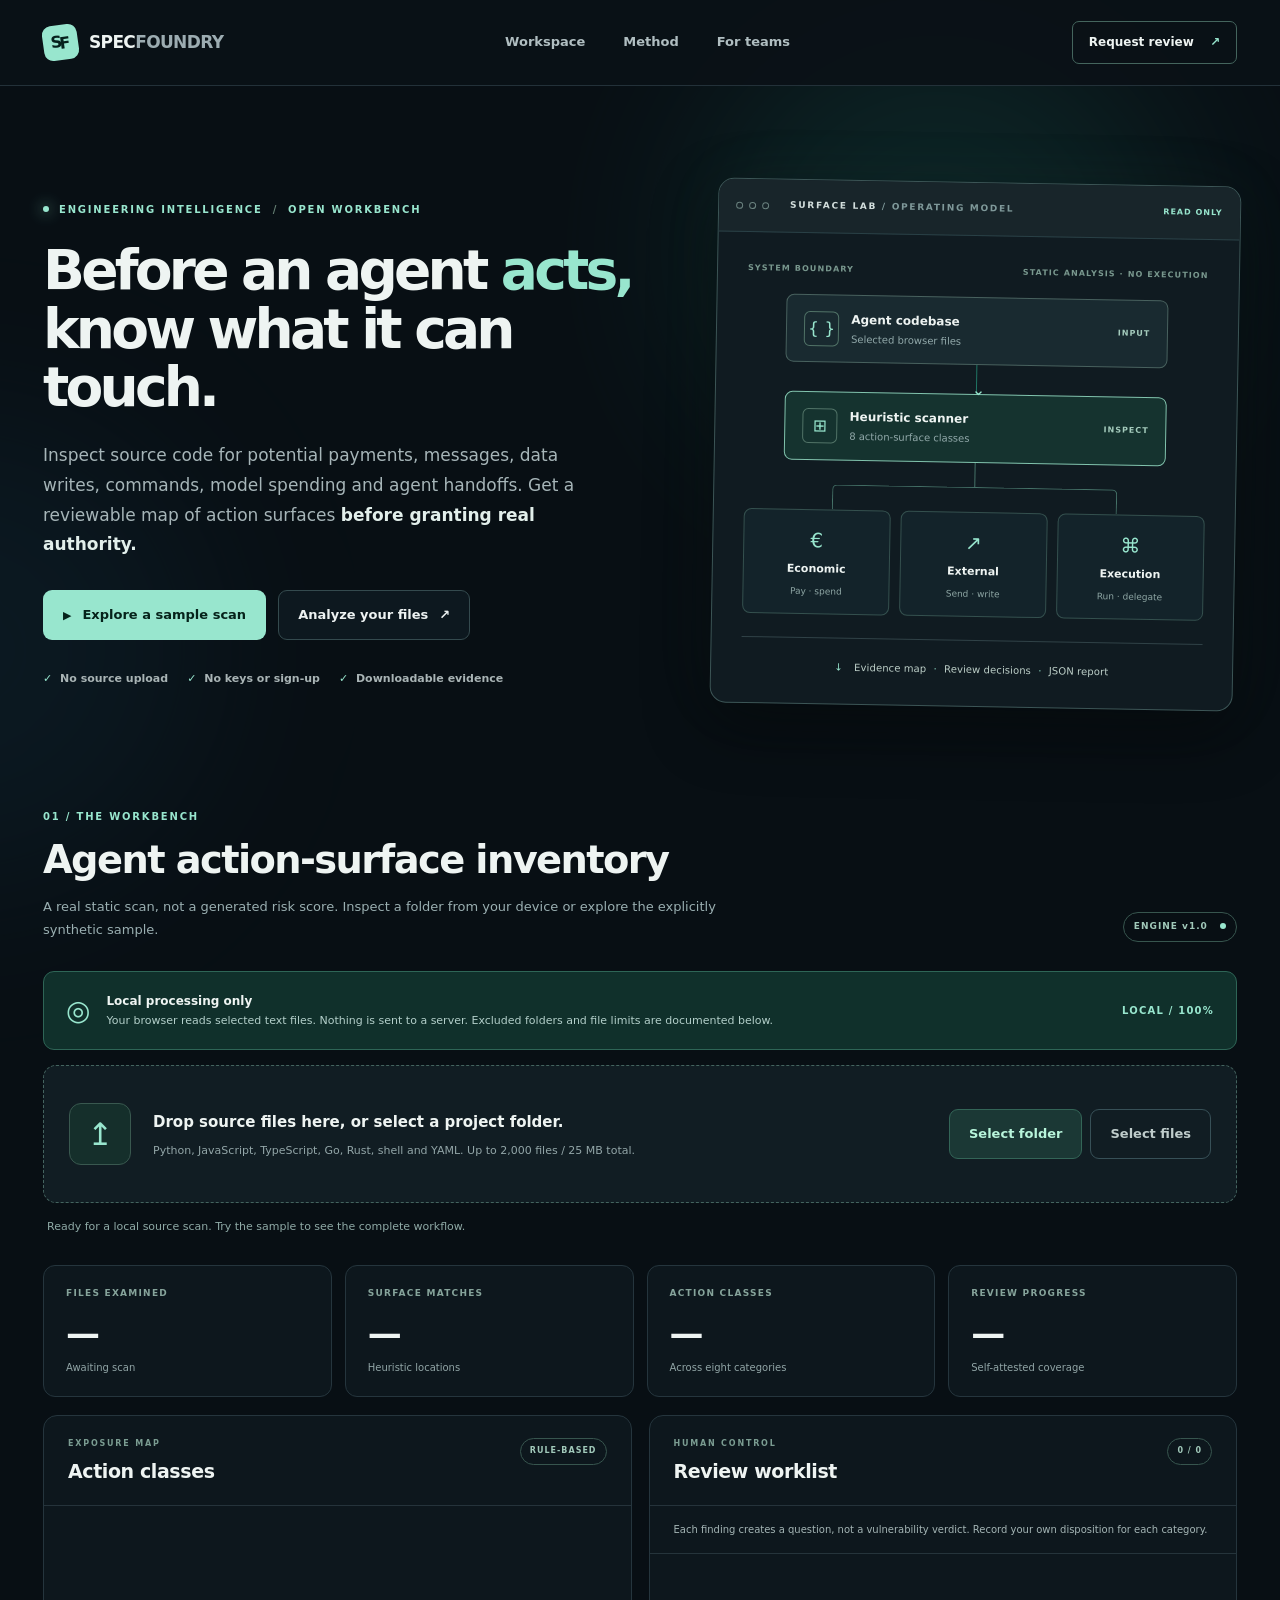
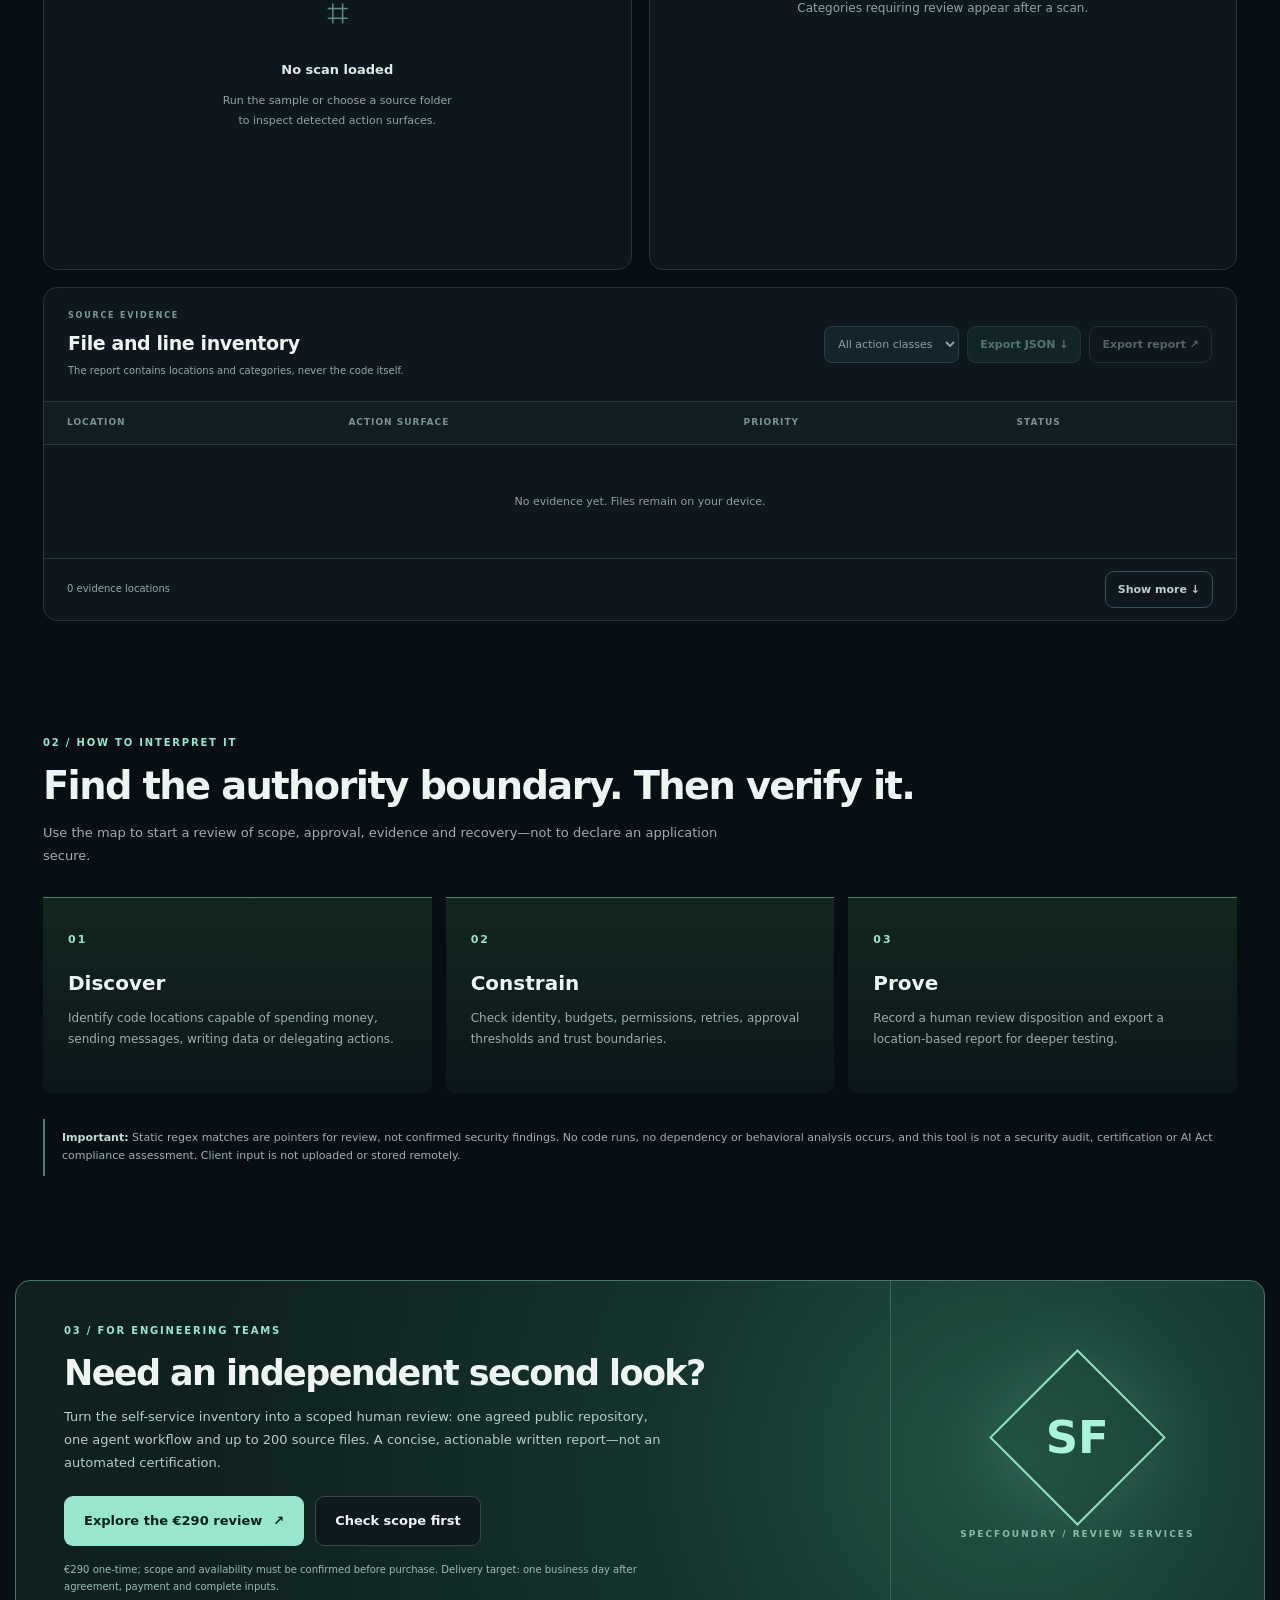
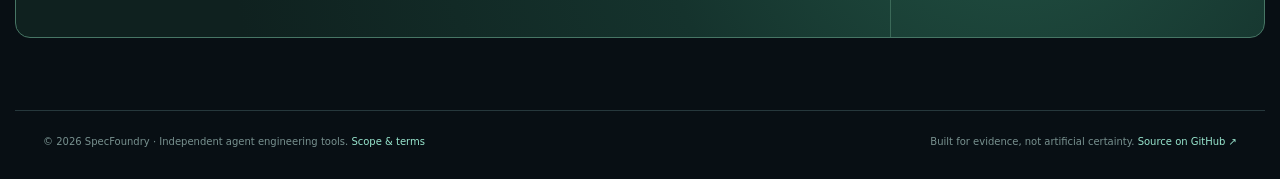
<file: web/index.html>
<!doctype html>
<html lang="en">
<head>
  <meta charset="utf-8">
  <meta name="viewport" content="width=device-width, initial-scale=1">
  <meta name="description" content="Map the external actions an AI agent's code could trigger. Private, read-only, browser-based source analysis with evidence export.">
  <meta name="theme-color" content="#091015">
  <meta http-equiv="Content-Security-Policy" content="default-src 'none'; script-src 'self'; style-src 'self'; img-src 'self' data:; font-src 'self'; connect-src 'none'; base-uri 'none'; form-action 'none'">
  <title>Agent Surface Lab — SpecFoundry</title>
  <link rel="stylesheet" href="./styles.css">
  <script type="module" src="./app.mjs"></script>
</head>
<body>
  <div class="ambient ambient-one"></div><div class="ambient ambient-two"></div>
  <header class="topbar">
    <a href="#top" class="wordmark" aria-label="SpecFoundry home"><span class="mark">S<span>F</span></span><span>SPEC<span class="mutedmark">FOUNDRY</span></span></a>
    <nav aria-label="Primary navigation"><a href="#workspace">Workspace</a><a href="#method">Method</a><a href="#engage">For teams</a></nav>
    <a class="nav-cta" href="mailto:f3.manga@gmail.com?subject=Agent%20Surface%20Review%20%E2%80%94%20Scope%20request">Request review <span aria-hidden="true">↗</span></a>
  </header>

  <main id="top">
    <section class="hero layout" aria-labelledby="hero-title">
      <div class="hero-copy">
        <div class="eyebrow"><span class="pulse"></span> ENGINEERING INTELLIGENCE <span class="slash">/</span> OPEN WORKBENCH</div>
        <h1 id="hero-title">Before an agent <em>acts,</em><br>know what it can touch.</h1>
        <p class="lede">Inspect source code for potential payments, messages, data writes, commands, model spending and agent handoffs. Get a reviewable map of action surfaces <strong>before granting real authority.</strong></p>
        <div class="hero-actions">
          <button type="button" class="button button-primary" id="demo-btn"><span class="button-icon" aria-hidden="true">▶</span> Explore a sample scan</button>
          <button type="button" class="button button-outline" id="pick-files-hero">Analyze your files <span aria-hidden="true">↗</span></button>
        </div>
        <div class="trust-points"><span><span class="tick">✓</span> No source upload</span><span><span class="tick">✓</span> No keys or sign-up</span><span><span class="tick">✓</span> Downloadable evidence</span></div>
      </div>
      <div class="hero-display" aria-label="Product architecture diagram">
        <div class="screen-cap"><span class="screen-dot"></span><span class="screen-dot"></span><span class="screen-dot"></span><span class="screen-name">SURFACE LAB <span class="haze">/ OPERATING MODEL</span></span><span class="screen-tag">READ ONLY</span></div>
        <div class="diagram">
          <div class="diagram-row"><span class="mini-label">SYSTEM BOUNDARY</span><span class="mini-label">STATIC ANALYSIS · NO EXECUTION</span></div>
          <div class="diagram-node origin"><span class="node-icon">{ }</span><span><strong>Agent codebase</strong><small>Selected browser files</small></span><span class="node-meta">INPUT</span></div>
          <div class="downline"></div>
          <div class="diagram-node engine"><span class="node-icon">⊞</span><span><strong>Heuristic scanner</strong><small>8 action-surface classes</small></span><span class="node-meta">INSPECT</span></div>
          <div class="branch-lines"></div>
          <div class="branch-3"><div><span>€</span><strong>Economic</strong><small>Pay · spend</small></div><div><span>↗</span><strong>External</strong><small>Send · write</small></div><div><span>⌘</span><strong>Execution</strong><small>Run · delegate</small></div></div>
          <div class="diagram-foot"><span>↓</span> Evidence map <span class="divide-dot">·</span> Review decisions <span class="divide-dot">·</span> JSON report</div>
        </div>
      </div>
    </section>

    <section class="workspace-section layout" id="workspace" aria-labelledby="workspace-title">
      <div class="section-heading"><div><p class="kicker">01 / THE WORKBENCH</p><h2 id="workspace-title">Agent action-surface inventory</h2><p class="section-copy">A real static scan, not a generated risk score. Inspect a folder from your device or explore the explicitly synthetic sample.</p></div><span class="version-pill">ENGINE v1.0 <span class="status-led"></span></span></div>
      <div class="privacy-banner"><span class="privacy-icon" aria-hidden="true">◎</span><div><strong>Local processing only</strong><span>Your browser reads selected text files. Nothing is sent to a server. Excluded folders and file limits are documented below.</span></div><span class="privacy-mark">LOCAL / 100%</span></div>
      <div class="input-panel" id="dropzone">
        <div class="upload-graphic" aria-hidden="true"><span>↥</span></div>
        <div><strong>Drop source files here, or select a project folder.</strong><p>Python, JavaScript, TypeScript, Go, Rust, shell and YAML. Up to 2,000 files / 25 MB total.</p></div>
        <div class="upload-actions"><button class="button button-secondary" type="button" id="folder-btn">Select folder</button><button type="button" class="button button-flat" id="files-btn">Select files</button></div>
      </div>
      <input id="folder-input" class="visually-hidden" type="file" webkitdirectory directory multiple aria-label="Choose a source folder">
      <input id="file-input" class="visually-hidden" type="file" multiple accept=".py,.js,.jsx,.ts,.tsx,.mjs,.cjs,.go,.rs,.sh,.yml,.yaml" aria-label="Choose source files">
      <div id="status" role="status" aria-live="polite" class="status-line">Ready for a local source scan. Try the sample to see the complete workflow.</div>

      <div class="metrics" id="metrics" aria-label="Scan metrics">
        <article class="metric"><span class="metric-label">FILES EXAMINED</span><strong id="metric-files">—</strong><small id="metric-file-note">Awaiting scan</small></article>
        <article class="metric"><span class="metric-label">SURFACE MATCHES</span><strong id="metric-matches">—</strong><small>Heuristic locations</small></article>
        <article class="metric"><span class="metric-label">ACTION CLASSES</span><strong id="metric-classes">—</strong><small>Across eight categories</small></article>
        <article class="metric"><span class="metric-label">REVIEW PROGRESS</span><strong id="metric-review">—</strong><small>Self-attested coverage</small></article>
      </div>

      <div class="workgrid">
        <section class="panel map-panel" aria-labelledby="map-title">
          <div class="panel-heading"><div><p class="panel-eyebrow">EXPOSURE MAP</p><h3 id="map-title">Action classes</h3></div><span class="small-chip">RULE-BASED</span></div>
          <div id="action-map" class="action-map"><div class="empty-state"><span class="empty-glyph">⌗</span><strong>No scan loaded</strong><p>Run the sample or choose a source folder to inspect detected action surfaces.</p></div></div>
        </section>
        <section class="panel review-panel" aria-labelledby="review-title">
          <div class="panel-heading"><div><p class="panel-eyebrow">HUMAN CONTROL</p><h3 id="review-title">Review worklist</h3></div><span class="small-chip" id="review-counter">0 / 0</span></div>
          <div class="review-intro">Each finding creates a question, not a vulnerability verdict. Record your own disposition for each category.</div>
          <div id="review-list" class="review-list"><div class="empty-small">Categories requiring review appear after a scan.</div></div>
        </section>
      </div>

      <section class="panel evidence-panel" aria-labelledby="evidence-title">
        <div class="panel-heading evidence-heading"><div><p class="panel-eyebrow">SOURCE EVIDENCE</p><h3 id="evidence-title">File and line inventory</h3><p class="panel-description">The report contains locations and categories, never the code itself.</p></div><div class="evidence-tools"><label for="filter" class="visually-hidden">Filter evidence by category</label><select id="filter" disabled><option value="all">All action classes</option></select><button type="button" class="button button-secondary button-small" id="export-json" disabled>Export JSON ↓</button><button type="button" class="button button-flat button-small" id="export-html" disabled>Export report ↗</button></div></div>
        <div class="table-scroll"><table class="evidence-table"><thead><tr><th>LOCATION</th><th>ACTION SURFACE</th><th>PRIORITY</th><th>STATUS</th></tr></thead><tbody id="evidence-rows"><tr><td colspan="4" class="table-empty">No evidence yet. Files remain on your device.</td></tr></tbody></table></div>
        <div class="table-foot"><span id="pagination-status">0 evidence locations</span><button type="button" id="load-more" class="button button-flat button-small" hidden>Show more ↓</button></div>
      </section>
    </section>

    <section class="method-section layout" id="method" aria-labelledby="method-title">
      <div class="section-heading"><div><p class="kicker">02 / HOW TO INTERPRET IT</p><h2 id="method-title">Find the authority boundary. Then verify it.</h2><p class="section-copy">Use the map to start a review of scope, approval, evidence and recovery—not to declare an application secure.</p></div></div>
      <div class="method-grid"><article><span class="method-number">01</span><h3>Discover</h3><p>Identify code locations capable of spending money, sending messages, writing data or delegating actions.</p></article><article><span class="method-number">02</span><h3>Constrain</h3><p>Check identity, budgets, permissions, retries, approval thresholds and trust boundaries.</p></article><article><span class="method-number">03</span><h3>Prove</h3><p>Record a human review disposition and export a location-based report for deeper testing.</p></article></div>
      <p class="method-disclaimer"><strong>Important:</strong> Static regex matches are pointers for review, not confirmed security findings. No code runs, no dependency or behavioral analysis occurs, and this tool is not a security audit, certification or AI Act compliance assessment. Client input is not uploaded or stored remotely.</p>
    </section>

    <section class="engage-section layout" id="engage"><div><p class="kicker">03 / FOR ENGINEERING TEAMS</p><h2>Need an independent second look?</h2><p>Turn the self-service inventory into a scoped human review: one agreed public repository, one agent workflow and up to 200 source files. A concise, actionable written report—not an automated certification.</p><div class="engage-actions"><a class="button button-primary" href="./service.html">Explore the €290 review <span aria-hidden="true">↗</span></a><a class="button button-outline" href="mailto:f3.manga@gmail.com?subject=SpecFoundry%20review%20%E2%80%94%20scope%20check&body=Hello%2C%0A%0APublic%20repository%20URL%3A%0AWorkflow%20to%20review%3A%0ADecision%20or%20risk%20to%20clarify%3A%0A">Check scope first</a></div><p class="scope-footnote">€290 one-time; scope and availability must be confirmed before purchase. Delivery target: one business day after agreement, payment and complete inputs.</p></div><div class="engage-visual" aria-hidden="true"><div class="visual-diamond">SF</div><span>SPECFOUNDRY / REVIEW SERVICES</span></div></section>
  </main>
  <footer class="footer layout"><span>© 2026 SpecFoundry · Independent agent engineering tools. <a href="./service.html">Scope &amp; terms</a></span><span>Built for evidence, not artificial certainty. <a href="https://github.com/f3manga-cpu/specfoundry" target="_blank" rel="noopener noreferrer">Source on GitHub ↗</a></span></footer>
</body>
</html>
</file>
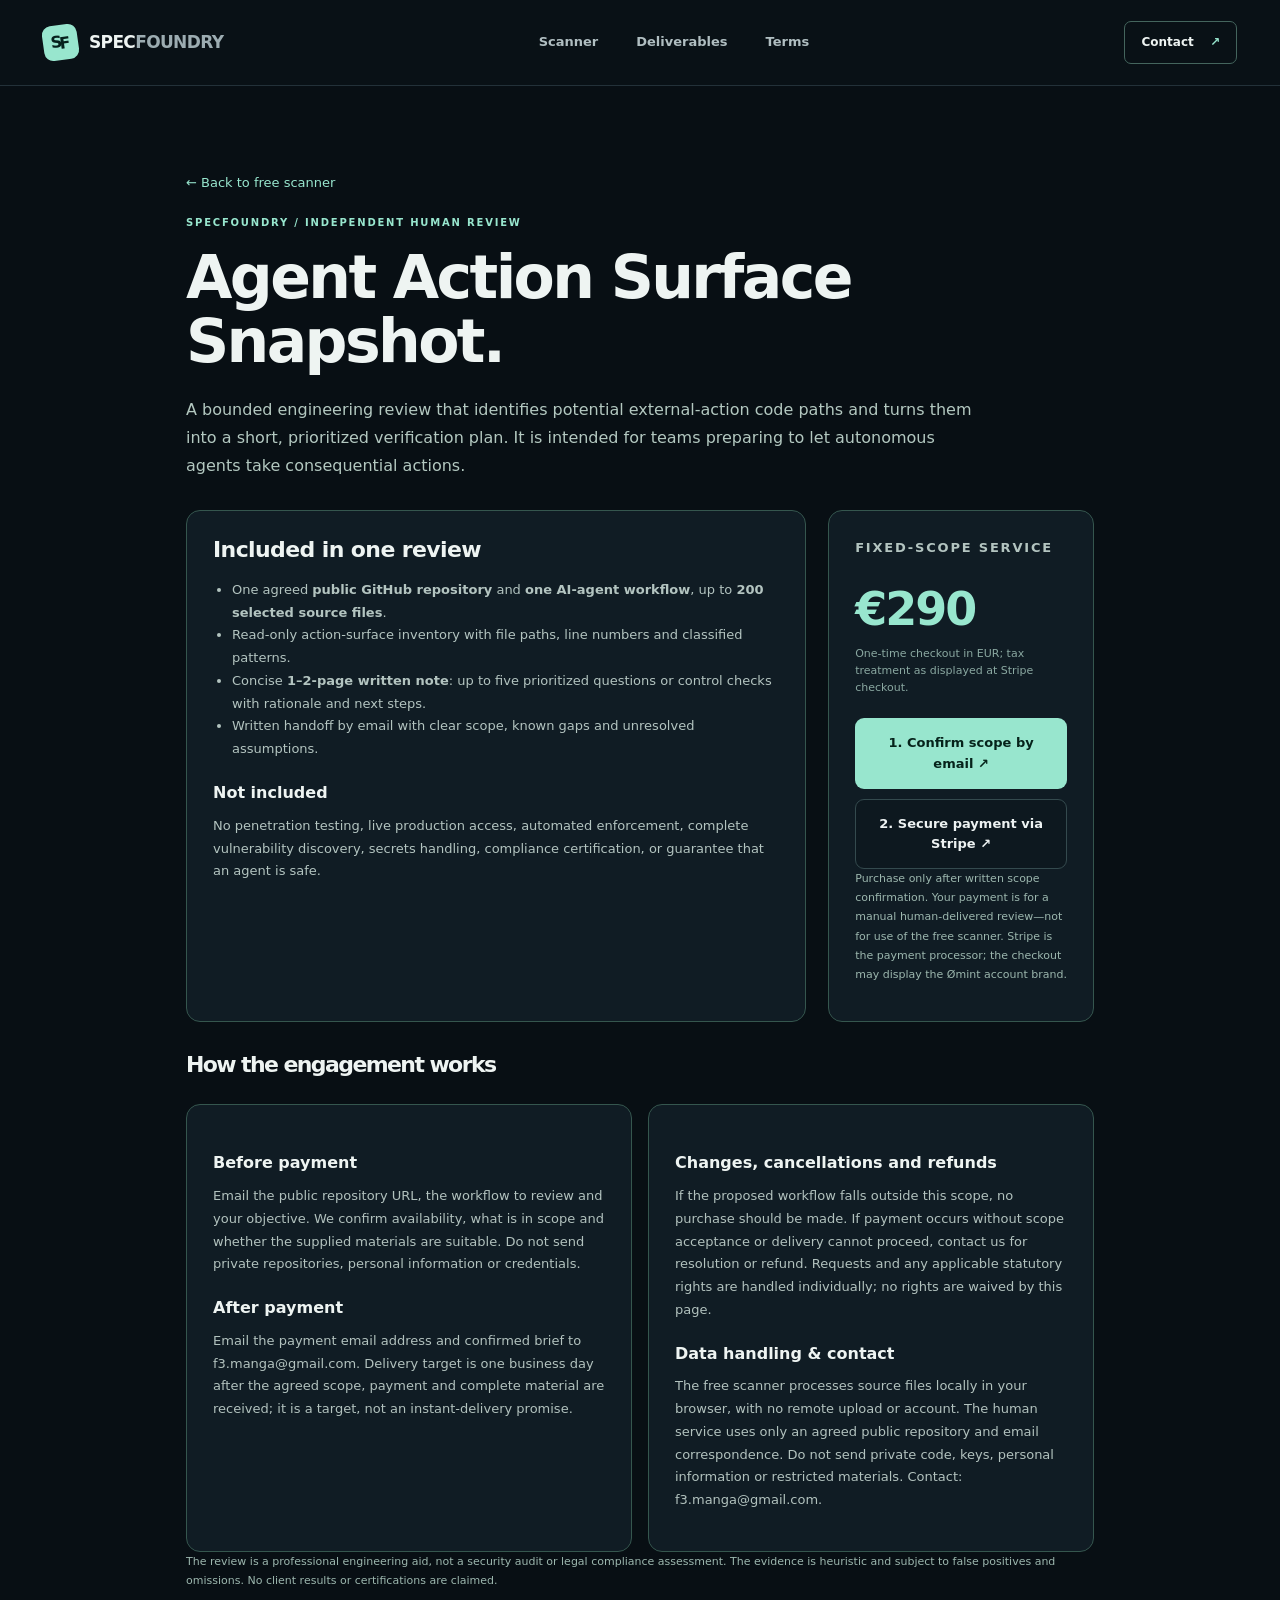
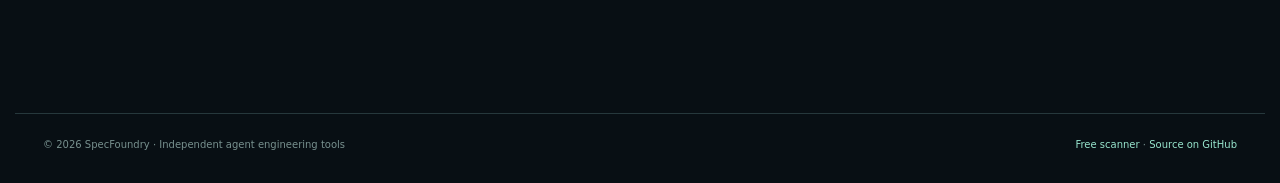
<file: web/service.html>
<!doctype html>
<html lang="en">
<head><meta charset="utf-8"><meta name="viewport" content="width=device-width, initial-scale=1"><meta name="theme-color" content="#091015"><meta name="description" content="Fixed-scope, evidence-based human review of AI-agent action surfaces. Scope, limitations, price, delivery and secure Stripe checkout."><meta http-equiv="Content-Security-Policy" content="default-src 'none'; script-src 'self'; style-src 'self'; img-src 'self' data:; font-src 'self'; connect-src 'none'; base-uri 'none'; form-action 'none'"><title>Agent Action Surface Snapshot — SpecFoundry</title><link rel="stylesheet" href="./styles.css"></head>
<body><header class="topbar"><a href="./index.html" class="wordmark" aria-label="SpecFoundry home"><span class="mark">S<span>F</span></span><span>SPEC<span class="mutedmark">FOUNDRY</span></span></a><nav aria-label="Primary navigation"><a href="./index.html#workspace">Scanner</a><a href="#deliverables">Deliverables</a><a href="#terms">Terms</a></nav><a class="nav-cta" href="mailto:f3.manga@gmail.com?subject=SpecFoundry%20review%20scope%20request">Contact <span aria-hidden="true">↗</span></a></header>
<main class="service-wrap"><a class="service-back" href="./index.html">← Back to free scanner</a><p class="kicker">SPECFOUNDRY / INDEPENDENT HUMAN REVIEW</p><h1>Agent Action Surface <em style="color:#98e6ce;font-style:normal">Snapshot.</em></h1><p class="service-lede">A bounded engineering review that identifies potential external-action code paths and turns them into a short, prioritized verification plan. It is intended for teams preparing to let autonomous agents take consequential actions.</p>
<div class="service-grid"><section class="service-card" id="deliverables"><h2>Included in one review</h2><ul><li>One agreed <strong>public GitHub repository</strong> and <strong>one AI-agent workflow</strong>, up to <strong>200 selected source files</strong>.</li><li>Read-only action-surface inventory with file paths, line numbers and classified patterns.</li><li>Concise <strong>1–2-page written note</strong>: up to five prioritized questions or control checks with rationale and next steps.</li><li>Written handoff by email with clear scope, known gaps and unresolved assumptions.</li></ul><h3>Not included</h3><p>No penetration testing, live production access, automated enforcement, complete vulnerability discovery, secrets handling, compliance certification, or guarantee that an agent is safe.</p></section>
<aside class="service-card"><p class="kicker">FIXED-SCOPE SERVICE</p><div class="price-figure">€290</div><span class="price-label">One-time checkout in EUR; tax treatment as displayed at Stripe checkout.</span><div class="checkout-actions"><a class="button button-primary" href="mailto:f3.manga@gmail.com?subject=SpecFoundry%20Snapshot%20%E2%80%94%20scope%20approval&body=Hello%2C%0A%0APublic%20repository%20URL%3A%0AWorkflow%3A%0AApproximate%20number%20of%20source%20files%3A%0AWhat%20we%20need%20to%20decide%3A%0A">1. Confirm scope by email ↗</a><a class="button button-outline" href="https://buy.stripe.com/3cI8wQf4S7fwa2IgwC43S05" target="_blank" rel="noopener noreferrer">2. Secure payment via Stripe ↗</a></div><p class="service-note">Purchase only after written scope confirmation. Your payment is for a manual human-delivered review—not for use of the free scanner. Stripe is the payment processor; the checkout may display the Ømint account brand.</p></aside></div>
<section class="service-detail" id="terms"><h2>How the engagement works</h2><div class="legal-grid"><div class="service-card"><h3>Before payment</h3><p>Email the public repository URL, the workflow to review and your objective. We confirm availability, what is in scope and whether the supplied materials are suitable. Do not send private repositories, personal information or credentials.</p><h3>After payment</h3><p>Email the payment email address and confirmed brief to <a href="mailto:f3.manga@gmail.com" style="color:#98e6ce">f3.manga@gmail.com</a>. Delivery target is one business day after the agreed scope, payment and complete material are received; it is a target, not an instant-delivery promise.</p></div><div class="service-card"><h3>Changes, cancellations and refunds</h3><p>If the proposed workflow falls outside this scope, no purchase should be made. If payment occurs without scope acceptance or delivery cannot proceed, contact us for resolution or refund. Requests and any applicable statutory rights are handled individually; no rights are waived by this page.</p><h3>Data handling &amp; contact</h3><p>The free scanner processes source files locally in your browser, with no remote upload or account. The human service uses only an agreed public repository and email correspondence. Do not send private code, keys, personal information or restricted materials. Contact: <a href="mailto:f3.manga@gmail.com" style="color:#98e6ce">f3.manga@gmail.com</a>.</p></div></div><p class="service-note">The review is a professional engineering aid, not a security audit or legal compliance assessment. The evidence is heuristic and subject to false positives and omissions. No client results or certifications are claimed.</p></section></main>
<footer class="footer layout"><span>© 2026 SpecFoundry · Independent agent engineering tools</span><span><a href="./index.html">Free scanner</a> · <a href="https://github.com/f3manga-cpu/specfoundry" rel="noopener noreferrer">Source on GitHub</a></span></footer></body></html>
</file>
<file: web/styles.css>
:root{color-scheme:dark;--bg:#080f14;--surface:#0d171d;--panel:#101c24;--panel2:#13222b;--line:#25353d;--muted:#94a6ad;--text:#eef4f2;--accent:#98e6ce;--accent-d:#1f7564;--amber:#f2c784;--danger:#eaa29b;--blue:#8bb7f2;--radius:17px;--container:1250px;font-family:Inter,ui-sans-serif,system-ui,-apple-system,BlinkMacSystemFont,"Segoe UI",sans-serif;font-synthesis:none}*{box-sizing:border-box}html{scroll-behavior:smooth}body{margin:0;background:var(--bg);color:var(--text);line-height:1.55;-webkit-font-smoothing:antialiased}button,select{font:inherit}button{cursor:pointer}button:disabled{opacity:.42;cursor:not-allowed}a{color:inherit;text-decoration:none}a:hover{text-decoration-color:var(--accent)}button:focus-visible,a:focus-visible,select:focus-visible{outline:2px solid var(--accent);outline-offset:4px}.ambient{position:absolute;pointer-events:none;z-index:-1;border-radius:999px;filter:blur(90px);opacity:.20}.ambient-one{height:460px;width:480px;background:#22796a;right:8%;top:20px}.ambient-two{height:460px;width:480px;background:#194056;left:-280px;top:420px}.layout{max-width:var(--container);margin-left:auto;margin-right:auto;padding-left:28px;padding-right:28px}.topbar{height:86px;border-bottom:1px solid #233139;display:flex;align-items:center;justify-content:space-between;gap:24px;padding:0 max(28px,calc((100vw - var(--container))/2 + 28px));background:#0a1217f0;position:relative;z-index:2}.wordmark{font-size:17px;font-weight:850;letter-spacing:-.65px;display:flex;align-items:center;gap:11px}.mark{display:inline-flex;align-items:center;justify-content:center;width:35px;height:35px;background:var(--accent);color:#06211d;font-weight:900;font-size:16px;border-radius:9px;letter-spacing:-3px;padding-right:3px;transform:rotate(-8deg)}.mark span{transform:translateY(2px)}.mutedmark{color:#9cacb1}.topbar nav{display:flex;gap:38px;color:#b0bec1;font-size:13px;font-weight:600}.topbar nav a:hover{color:var(--accent)}.nav-cta{font-size:12px;border:1px solid #44655d;border-radius:7px;padding:11px 16px;font-weight:750;transition:.2s}.nav-cta:hover{background:#15392e}.nav-cta span{color:var(--accent);margin-left:12px}.hero{padding-top:96px;padding-bottom:102px;display:grid;grid-template-columns:1.08fr .92fr;gap:58px;align-items:center}.eyebrow,.kicker,.panel-eyebrow,.metric-label,.mini-label{color:var(--accent);letter-spacing:1.8px;font-size:10px;font-weight:850}.eyebrow{display:flex;align-items:center;gap:10px}.pulse{background:var(--accent);height:6px;width:6px;display:inline-block;border-radius:99px;box-shadow:0 0 15px var(--accent)}.slash{color:#668074}h1,h2,h3,p{margin-top:0}.hero h1{font-size:clamp(45px,4.3vw,71px);line-height:1.065;letter-spacing:-3.8px;font-weight:760;margin:24px 0 24px}.hero h1 em{font-style:normal;color:var(--accent)}.lede{max-width:570px;color:#a6b5b8;font-size:17px;line-height:1.75;margin-bottom:30px}.lede strong{font-weight:650;color:#e2efeb}.hero-actions{display:flex;gap:12px;flex-wrap:wrap}.button{border:1px solid transparent;border-radius:9px;padding:14px 19px;font-size:13px;display:inline-flex;align-items:center;gap:11px;justify-content:center;font-weight:750;transition:background .2s,transform .2s,border .2s;white-space:nowrap}.button:hover:not(:disabled){transform:translateY(-1px)}.button-primary{background:var(--accent);color:#06231b}.button-primary:hover{background:#b2f7df}.button-outline{background:#0d181f;border-color:#344a4e;color:#edf2f2}.button-outline:hover{border-color:var(--accent)}.button-secondary{background:#1b3835;border-color:#336557;color:#b8f5db}.button-secondary:hover{background:#244a41}.button-flat{background:transparent;border-color:#375057;color:#bfcccb}.button-flat:hover{border-color:#92c8bb}.button-small{padding:9px 12px;font-size:11px}.button-icon{font-size:11px}.trust-points{display:flex;gap:19px;flex-wrap:wrap;margin-top:30px;font-size:11px;color:#a9b4b5;font-weight:600}.tick{color:var(--accent);margin-right:4px}.hero-display{border:1px solid #3c5556;border-radius:16px;box-shadow:0 22px 65px #0007,0 0 70px #6dcdb20d;overflow:hidden;background:#101b21;transform:rotate(1deg)}.screen-cap{height:53px;border-bottom:1px solid #294046;display:flex;align-items:center;padding:0 17px;gap:6px;background:#18252a}.screen-dot{width:7px;height:7px;border:1px solid #69817e;border-radius:50%}.screen-name{font-size:9px;letter-spacing:1.7px;margin-left:15px;color:#d3dfdd;font-weight:800}.haze{color:#7f999a}.screen-tag{margin-left:auto;color:var(--accent);font-size:8px;font-weight:900;letter-spacing:1px}.diagram{padding:30px 30px 28px}.diagram-row{display:flex;justify-content:space-between;margin-bottom:19px}.mini-label{letter-spacing:1.1px;font-size:8px;color:#79988e}.diagram-node{margin:0 auto;display:flex;align-items:center;gap:12px;padding:15px 17px;width:83%;border:1px solid #48615e;border-radius:8px;background:#192a30}.diagram-node.engine{border-color:#81c3ad;background:#15332f}.diagram-node strong{font-size:12px;display:block}.diagram-node small{display:block;font-size:10px;color:#92a9aa;margin-top:2px}.node-icon{border:1px solid #517367;border-radius:6px;width:35px;height:35px;display:grid;place-items:center;color:var(--accent);font-size:17px}.node-meta{margin-left:auto;font-size:8px;letter-spacing:1px;color:#a4cbbc;font-weight:900}.downline{height:29px;width:1px;background:var(--accent-d);margin:auto;position:relative}.downline:after{content:'⌄';position:absolute;color:var(--accent);bottom:-8px;left:-4px}.branch-lines{height:25px;width:62%;border-left:1px solid #457268;border-right:1px solid #457268;border-top:1px solid #457268;border-top-left-radius:5px;border-top-right-radius:5px;margin:24px auto 0;position:relative}.branch-lines:before{content:'';position:absolute;height:25px;width:1px;background:#457268;left:50%;top:-25px}.branch-3{display:grid;grid-template-columns:repeat(3,1fr);gap:10px}.branch-3>div{border:1px solid #34504e;padding:15px 8px 12px;text-align:center;border-radius:8px;background:#13232a}.branch-3 span{font-size:20px;color:var(--accent);display:block;margin-bottom:4px}.branch-3 strong{font-size:11px;display:block}.branch-3 small{color:#8ea6a4;font-size:9px}.diagram-foot{text-align:center;border-top:1px solid #304247;padding-top:21px;margin-top:23px;color:#bdcfc8;font-size:10px;letter-spacing:.1px}.diagram-foot>span:first-child{color:var(--accent);margin-right:8px}.divide-dot{color:var(--accent);padding:0 4px}.workspace-section{scroll-margin-top:20px;padding-bottom:112px}.section-heading{display:flex;align-items:flex-end;justify-content:space-between;gap:20px;margin-bottom:29px}.kicker{margin-bottom:14px;color:var(--accent)}h2{font-size:clamp(30px,3vw,43px);line-height:1.17;letter-spacing:-1.6px;font-weight:730;margin-bottom:13px}.section-copy{max-width:700px;color:#9aafb1;font-size:13px;margin-bottom:0;line-height:1.75}.version-pill,.small-chip{font-size:9px;color:#a1c9ba;border:1px solid #37554e;border-radius:40px;padding:7px 10px;letter-spacing:1px;font-weight:850;white-space:nowrap}.status-led{display:inline-block;height:6px;width:6px;border-radius:50%;background:var(--accent);margin-left:8px}.privacy-banner{padding:17px 22px;border:1px solid #2e6556;background:#10302b;border-radius:11px;display:flex;align-items:center;gap:16px;margin-bottom:15px}.privacy-icon{font-size:28px;color:var(--accent)}.privacy-banner div{display:flex;flex-direction:column;gap:2px}.privacy-banner strong{font-size:12px}.privacy-banner div span{font-size:11px;color:#b3cfca}.privacy-mark{font-size:10px;letter-spacing:1.2px;color:var(--accent);font-weight:800;margin-left:auto;white-space:nowrap}.input-panel{border:1px dashed #44645f;border-radius:13px;background:#111d23;min-height:138px;display:flex;align-items:center;gap:22px;padding:25px;margin-bottom:9px;transition:.15s}.input-panel.drag-over{border-color:var(--accent);background:#18342d}.upload-graphic{width:62px;height:62px;border:1px solid #39584f;background:#152f2b;color:var(--accent);border-radius:12px;display:grid;place-items:center;flex-shrink:0;font-size:31px}.input-panel strong{font-size:15px}.input-panel p{font-size:11px;color:#93a6a8;margin:7px 0 0}.upload-actions{margin-left:auto;display:flex;gap:8px;flex-wrap:wrap;justify-content:flex-end}.visually-hidden{position:absolute!important;width:1px;height:1px;overflow:hidden;clip:rect(0,0,0,0);white-space:nowrap}.status-line{font-size:11px;color:#8faaa6;min-height:28px;padding:6px 4px}.status-line.error{color:var(--danger)}.metrics{display:grid;grid-template-columns:repeat(4,1fr);gap:13px;margin:24px 0 18px}.metric{border:1px solid var(--line);background:var(--surface);border-radius:12px;padding:21px 22px;min-height:131px}.metric-label{color:#86a49b;font-size:9px;letter-spacing:1.25px;display:block}.metric strong{display:block;font-size:34px;font-weight:690;line-height:1.1;margin:14px 0 7px;letter-spacing:-1.2px}.metric small{display:block;color:#91a5a6;font-size:10px}.workgrid{display:grid;grid-template-columns:1fr 1fr;gap:17px;margin-bottom:17px}.panel{background:var(--surface);border:1px solid var(--line);border-radius:14px;overflow:hidden}.map-panel,.review-panel{min-height:455px}.panel-heading{display:flex;align-items:flex-start;justify-content:space-between;gap:10px;padding:22px 24px;border-bottom:1px solid #25333b}.panel-eyebrow{margin-bottom:8px;color:#7b9d92;font-size:8px}.panel h3{font-size:19px;line-height:1.3;margin:0;font-weight:700;letter-spacing:-.4px}.small-chip{font-size:8px;padding:6px 9px}.empty-state{text-align:center;margin:78px auto 48px;max-width:270px;padding:0 14px;color:#90a5a5}.empty-glyph{font-size:38px;color:#5e8c80;display:block;margin-bottom:14px}.empty-state strong{font-size:13px;color:#dcebe5}.empty-state p{font-size:11px;line-height:1.8;margin-top:9px}.bar-row{padding:12px 24px;border-bottom:1px solid #202e36}.bar-head{display:flex;align-items:center;justify-content:space-between;gap:10px;font-size:11px;margin-bottom:10px}.bar-name{color:#dbe4e1;font-weight:650}.bar-name .rule-glyph{color:var(--accent);display:inline-block;width:22px;font-size:16px;font-weight:700}.bar-count{font-size:12px;color:#a5d6c5;font-weight:750;font-variant-numeric:tabular-nums}.bar-rail{width:100%;height:5px;background:#23343b;border-radius:10px;overflow:hidden}.bar-fill{height:100%;border-radius:10px;background:linear-gradient(90deg,#2a8f79,#9de4ce)}.bar-empty{background:#344148}.review-intro{padding:15px 24px;border-bottom:1px solid #25343b;font-size:10px;line-height:1.7;color:#a4b5b5}.empty-small{padding:45px 24px;font-size:12px;color:#90a4a6;text-align:center}.review-item{padding:15px 24px;border-bottom:1px solid #25343b}.review-top{display:flex;align-items:center;gap:8px;margin-bottom:7px;justify-content:space-between}.review-top strong{font-size:11px}.review-item p{font-size:11px;color:#a1b3b2;line-height:1.6;margin-bottom:9px}.review-item select{width:100%;border:1px solid #3c5558;background:#132229;padding:9px 10px;border-radius:6px;color:#d5e4e0;font-size:10px}.priority{font-size:9px;letter-spacing:.7px;padding:4px 7px;border-radius:5px;border:1px solid #4b5356;display:inline-block;text-transform:uppercase;font-weight:800}.priority.critical{color:#f1b0a6;border-color:#77423f;background:#402724}.priority.high{color:var(--amber);border-color:#766044;background:#352b1b}.priority.medium{color:var(--blue);border-color:#405d79;background:#1c2b39}.evidence-panel{min-height:273px}.evidence-heading{align-items:center}.panel-description{font-size:10px;color:#93a8a9;margin:8px 0 0}.evidence-tools{display:flex;gap:8px;align-items:center;flex-wrap:wrap;justify-content:flex-end}.evidence-tools select{background:#172a30;border:1px solid #375057;border-radius:8px;color:#cbd9d7;font-size:11px;padding:10px 9px;max-width:200px}.table-scroll{overflow-x:auto}.evidence-table{width:100%;border-collapse:collapse;font-size:11px}.evidence-table th{text-align:left;color:#78968e;font-size:9px;letter-spacing:1px;font-weight:800;background:#111d23;padding:14px 23px;border-bottom:1px solid #26373b}.evidence-table td{border-bottom:1px solid #1f2d34;padding:15px 23px;color:#c2d2cf}.evidence-table tr:last-child td{border-bottom:0}.evidence-table .location{color:#cfe9e2;font-family:ui-monospace,SFMono-Regular,Menlo,Monaco,Consolas,monospace;word-break:break-all}.evidence-table .table-empty{text-align:center;padding:48px;color:#8c9fa1}.evidence-table .status-tag{font-size:9px;color:#9bb4ae;text-transform:capitalize}.table-foot{display:flex;align-items:center;justify-content:space-between;padding:12px 23px;color:#91a6a6;font-size:10px;border-top:1px solid #24343a}.method-section{padding-top:2px;padding-bottom:93px}.method-grid{display:grid;grid-template-columns:repeat(3,1fr);gap:14px;margin-top:28px}.method-grid article{border-top:1px solid #567f70;background:linear-gradient(180deg,#12251f,#0c171b);min-height:197px;padding:28px 25px;border-radius:0 0 11px 11px}.method-number{font-size:11px;color:var(--accent);font-weight:850;letter-spacing:2px}.method-grid h3{margin:18px 0 9px;font-size:20px}.method-grid p{color:#9caeac;font-size:12px;line-height:1.7;margin-bottom:0}.method-disclaimer{margin-top:25px;border-left:2px solid #57796e;padding:10px 17px;font-size:11px;color:#9ab0ad;line-height:1.7}.method-disclaimer strong{color:#c4dbd4}.engage-section{margin-bottom:72px;border:1px solid #477665;border-radius:15px;background:radial-gradient(circle at 80% 50%,#225344 0%,#15332d 36%,#0f211f 78%);display:grid;grid-template-columns:1.4fr .6fr;overflow:hidden;min-height:305px;align-items:center;padding:0}.engage-section>div:first-child{padding:42px 48px}.engage-section h2{font-size:35px}.engage-section p:not(.kicker){color:#b5cfc5;font-size:13px;line-height:1.75;max-width:600px;margin-bottom:21px}.engage-visual{height:100%;border-left:1px solid #3b6958;display:flex;flex-direction:column;align-items:center;justify-content:center;gap:28px}.visual-diamond{width:125px;height:125px;border:2px solid #91ddc2;transform:rotate(45deg);display:flex;align-items:center;justify-content:center;color:transparent;position:relative;box-shadow:0 0 80px #90efd52e}.visual-diamond:after{content:'SF';color:#aaf5d9;font-size:45px;font-weight:900;transform:rotate(-45deg);position:absolute}.engage-visual span{color:#8dbaa9;font-size:9px;letter-spacing:2px;font-weight:850}.footer{border-top:1px solid #26383c;padding-top:23px;padding-bottom:30px;display:flex;align-items:center;justify-content:space-between;gap:20px;color:#78918f;font-size:10px}.footer a{color:var(--accent)}
@media(max-width:980px){.hero{grid-template-columns:1fr;gap:45px;padding-top:66px;padding-bottom:75px}.hero-display{max-width:620px;transform:none}.hero h1{max-width:760px}.workgrid{grid-template-columns:1fr}.input-panel{flex-wrap:wrap}.upload-actions{margin-left:82px}.engage-section{grid-template-columns:1fr}.engage-visual{display:none}}
@media(max-width:680px){.layout{padding-left:17px;padding-right:17px}.topbar{height:66px;padding:0 17px}.topbar nav{display:none}.wordmark{font-size:15px}.nav-cta{font-size:10px;padding:10px}.hero{padding-top:55px;padding-bottom:65px}.hero h1{letter-spacing:-2.3px;font-size:clamp(40px,9vw,54px)}.lede{font-size:14px}.hero-actions .button{width:100%}.trust-points{gap:9px 15px}.diagram{padding:20px 14px}.diagram-node{width:95%}.diagram-row{gap:12px}.mini-label{font-size:7px}.metrics{grid-template-columns:repeat(2,1fr);gap:9px}.metric{padding:17px;min-height:112px}.metric strong{font-size:29px}.privacy-banner{align-items:flex-start;padding:14px}.privacy-mark{display:none}.input-panel{gap:12px;padding:16px}.upload-graphic{width:48px;height:48px}.input-panel>div:nth-child(2){flex:1;min-width:210px}.input-panel strong{font-size:12px}.upload-actions{margin-left:0;justify-content:flex-start;width:100%}.section-heading{align-items:flex-start}.version-pill{display:none}.panel-heading{padding:18px 16px}.bar-row,.review-item,.review-intro{padding-left:17px;padding-right:17px}.evidence-heading{flex-direction:column;align-items:flex-start}.evidence-tools{justify-content:flex-start;width:100%}.evidence-tools select{max-width:none;flex:1}.evidence-table td,.evidence-table th{padding:12px 14px;min-width:100px}.method-grid{grid-template-columns:1fr}.method-grid article{min-height:0;padding:20px}.engage-section>div:first-child{padding:32px 25px}.engage-section h2{font-size:29px}.footer{flex-direction:column;align-items:flex-start}}
@media print{body{background:#fff;color:#111}.topbar,.hero,.privacy-banner,.input-panel,.status-line,.method-section,.engage-section,.footer,.evidence-tools,.table-foot{display:none!important}.workspace-section{padding:0}.layout{max-width:none}.metrics{grid-template-columns:repeat(4,1fr)}.panel,.metric{background:#fff;color:#111;border:1px solid #ccc}.metric-label,.metric small,.section-copy,.panel-description,.evidence-table td{color:#444}.workgrid{grid-template-columns:1fr 1fr}.review-item p{color:#555}}

/* Commerce handoff and service terms */
.engage-actions{display:flex;gap:11px;flex-wrap:wrap}.scope-footnote{font-size:10px!important;line-height:1.7!important;color:#9abfb4!important;margin:15px 0 0!important}.service-wrap{max-width:960px;margin:0 auto;padding:84px 26px 112px}.service-back{display:inline-block;color:var(--accent);font-size:13px;margin-bottom:22px}.service-wrap h1{font-size:clamp(38px,5vw,60px);line-height:1.08;letter-spacing:-2.6px;margin:14px 0 22px}.service-lede{color:#b3c8c0;font-size:16px;line-height:1.75;max-width:800px}.service-grid{display:grid;grid-template-columns:1.4fr .6fr;gap:22px;margin:30px 0}.service-card{background:#101c24;border:1px solid #35564e;border-radius:14px;padding:26px}.service-card h2{font-size:22px;letter-spacing:-.6px}.service-card h3{font-size:16px;margin:20px 0 9px}.service-card p,.service-card li{color:#b3c4c0;font-size:13px;line-height:1.75}.service-card ul{padding-left:19px}.price-figure{font-size:46px;color:var(--accent);font-weight:750;letter-spacing:-2px}.price-label{display:block;font-size:11px;color:#8aa8a1;margin-bottom:22px}.checkout-actions{display:flex;gap:10px;flex-direction:column}.checkout-actions .button{white-space:normal;text-align:center}.service-detail{margin-top:22px}.service-detail h2{font-size:22px}.service-detail p{color:#b2c2be;font-size:13px;line-height:1.75}.service-note{font-size:11px!important;color:#9cb7ae!important}.legal-grid{display:grid;grid-template-columns:1fr 1fr;gap:16px;margin-top:26px}@media(max-width:740px){.engage-actions .button{width:100%}.service-wrap{padding:48px 17px 75px}.service-grid,.legal-grid{grid-template-columns:1fr}.service-card{padding:20px}}
</file>
